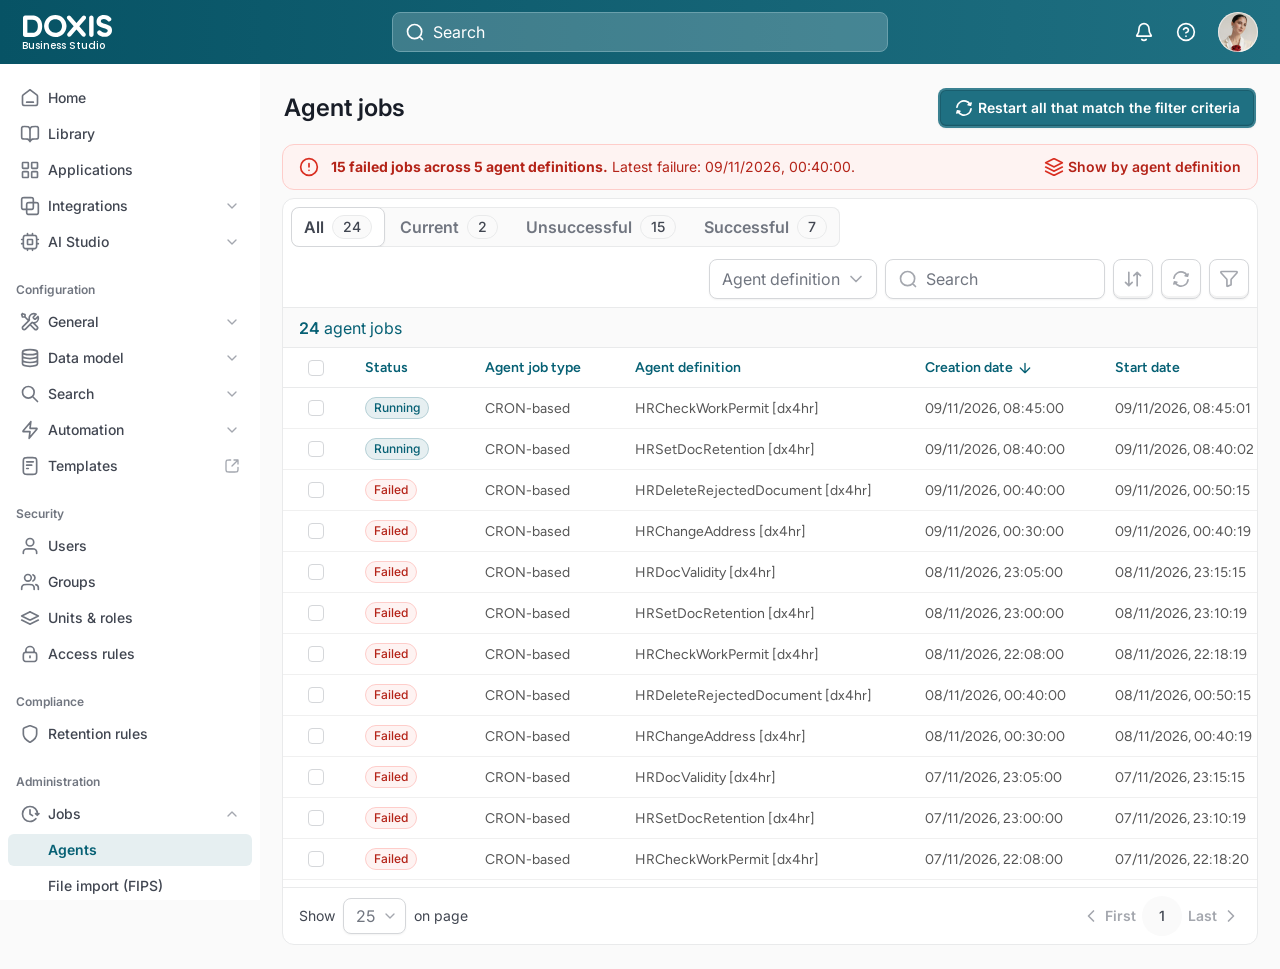
<file: index.html>
<!doctype html>
<html lang="en">
<head>
  <meta charset="utf-8">
  <meta name="viewport" content="width=device-width, initial-scale=1">
  <title>Agent jobs – Doxis Business Studio</title>
  <meta name="description" content="Clickable prototype of the redesigned Agent jobs page in Doxis Business Studio.">
  <link rel="icon" href="favicon.svg" type="image/svg+xml">
  <link rel="preconnect" href="https://fonts.googleapis.com">
  <link rel="preconnect" href="https://fonts.gstatic.com" crossorigin>
  <link href="https://fonts.googleapis.com/css2?family=Inter:wght@400;500;600;700&family=Figtree:wght@400;500;600&family=Poppins:wght@500&display=swap" rel="stylesheet">
  <link rel="stylesheet" href="css/styles.css?v=20261120j">
</head>
<body>
  <div id="app"></div>
  <noscript>This prototype needs JavaScript.</noscript>
  <script>window.PAGE = 'Agents';</script>
  <script src="js/icons.js?v=20261120j"></script>
  <script src="js/data.js?v=20261120j"></script>
  <script src="js/app.js?v=20261120j"></script>
</body>
</html>
</file>
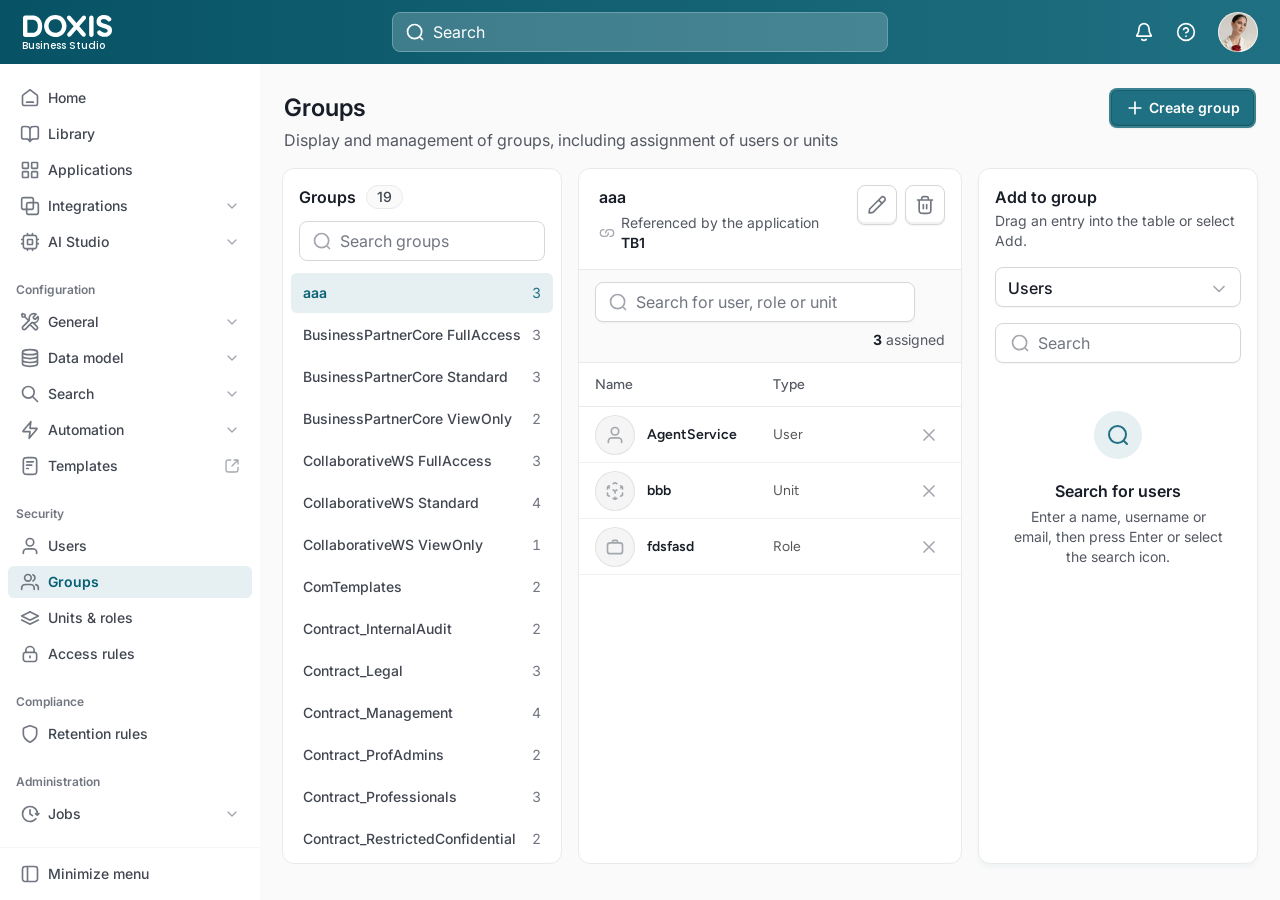
<file: groups-large.html>
<!doctype html>
<html lang="en">
<head>
  <meta charset="utf-8">
  <meta name="viewport" content="width=device-width, initial-scale=1">
  <title>Groups (large organization) – Doxis Business Studio</title>
  <meta name="description" content="Clickable prototype of the redesigned Groups page in Doxis Business Studio.">
  <link rel="icon" href="favicon.svg" type="image/svg+xml">
  <link rel="preconnect" href="https://fonts.googleapis.com">
  <link rel="preconnect" href="https://fonts.gstatic.com" crossorigin>
  <link href="https://fonts.googleapis.com/css2?family=Inter:wght@400;500;600;700&family=Figtree:wght@400;500;600&family=Poppins:wght@500&display=swap" rel="stylesheet">
  <link rel="stylesheet" href="css/styles.css?v=20261120j">
</head>
<body>
  <div id="app"></div>
  <noscript>This prototype needs JavaScript.</noscript>
  <script>window.PAGE = 'Groups'; window.ORG_SIZE = 'large';</script>
  <script src="js/icons.js?v=20261120j"></script>
  <script src="js/data.js?v=20261120j"></script>
  <script>window.NAV_LINKS.Groups = 'groups-large.html';</script>
  <script src="js/groups-data.js?v=20261120j"></script>
  <script src="js/groups.js?v=20261120j"></script>
</body>
</html>
</file>
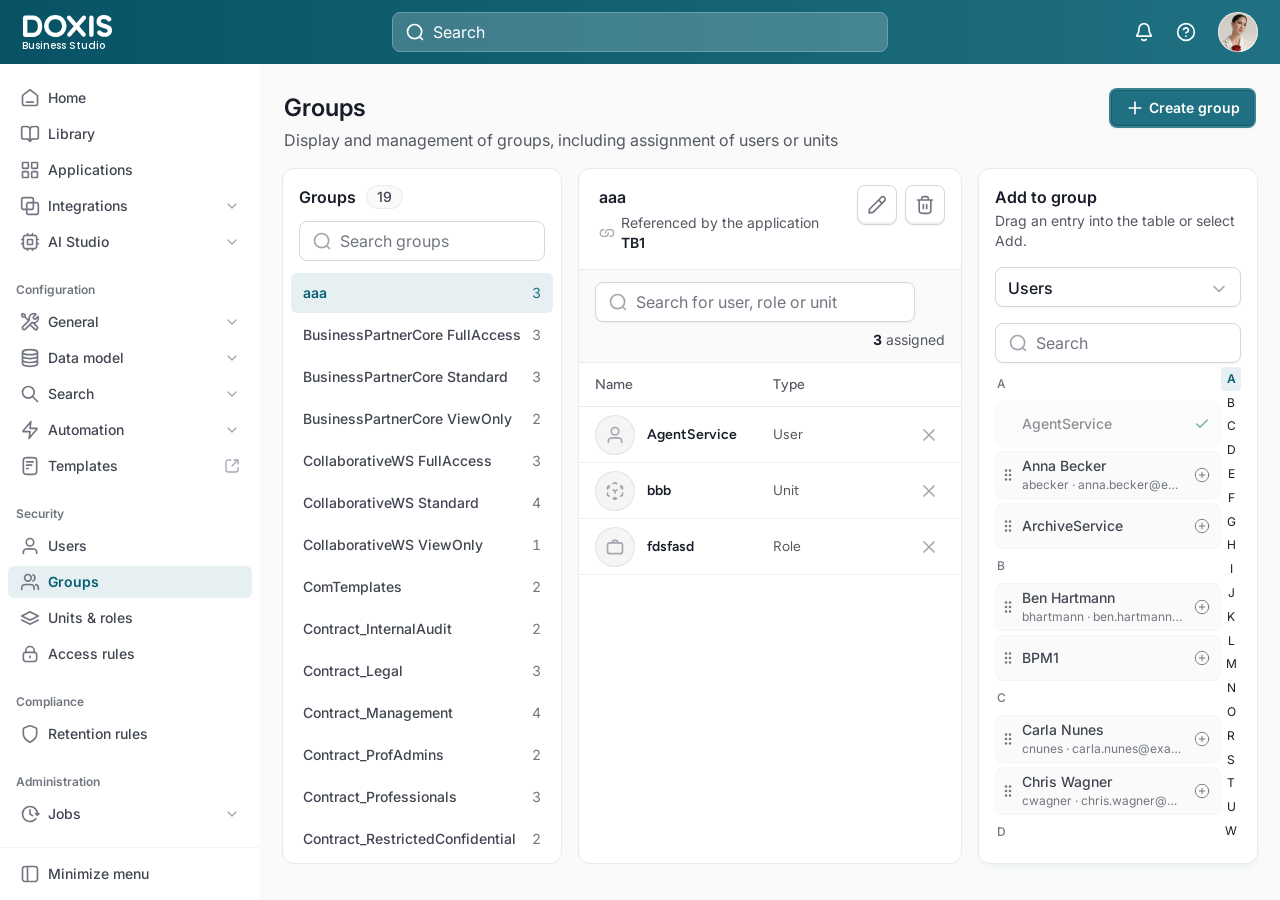
<file: groups.html>
<!doctype html>
<html lang="en">
<head>
  <meta charset="utf-8">
  <meta name="viewport" content="width=device-width, initial-scale=1">
  <title>Groups – Doxis Business Studio</title>
  <meta name="description" content="Clickable prototype of the redesigned Groups page in Doxis Business Studio.">
  <link rel="icon" href="favicon.svg" type="image/svg+xml">
  <link rel="preconnect" href="https://fonts.googleapis.com">
  <link rel="preconnect" href="https://fonts.gstatic.com" crossorigin>
  <link href="https://fonts.googleapis.com/css2?family=Inter:wght@400;500;600;700&family=Figtree:wght@400;500;600&family=Poppins:wght@500&display=swap" rel="stylesheet">
  <link rel="stylesheet" href="css/styles.css?v=20261120j">
</head>
<body>
  <div id="app"></div>
  <noscript>This prototype needs JavaScript.</noscript>
  <script>window.PAGE = 'Groups';</script>
  <script src="js/icons.js?v=20261120j"></script>
  <script src="js/data.js?v=20261120j"></script>
  <script src="js/groups-data.js?v=20261120j"></script>
  <script src="js/groups.js?v=20261120j"></script>
</body>
</html>
</file>
<file: css/styles.css>
/* Agent jobs – Doxis Business Studio prototype
   Tokens follow the Doxis One.Cloud design system / Business Studio Figma library. */
:root {
  --bg-canvas: #FAFAFA;
  --bg-surface: #FFFFFF;
  --bg-subtle: #F5F5F5;
  --fg-primary: #181D27;
  --fg-secondary: #535862;
  --fg-tertiary: #717680;
  --fg-quaternary: #A4A7AE;
  --fg-body: #414651;
  --fg-cell: #555555;
  --border: #D5D7DA;
  --border-subtle: #E9EAEB;
  --border-row: #F0F0F0;
  --brand: #1F7082;
  --brand-dark: #066074;
  --brand-hover: #155C6E;
  --brand-50: #E6EFF1;
  --brand-200: #B5D0D6;
  --shadow-xs: 0 1px 2px 0 rgba(10,13,18,0.05);
  --shadow-btn: 0 1px 2px 0 rgba(10,13,18,0.05), inset 0 -2px 0 0 rgba(10,13,18,0.05), inset 0 0 0 1px rgba(10,13,18,0.18);
  --shadow-lg: 0 12px 16px -4px rgba(10,13,18,0.08), 0 4px 6px -2px rgba(10,13,18,0.03);
  --shadow-xl: 0 3px 3px -1.5px rgba(10,13,18,0.04), 0 8px 8px -4px rgba(10,13,18,0.03), 0 20px 24px -4px rgba(10,13,18,0.08);
  --focus: 0 0 0 4px rgba(31,112,130,0.18);
  --font: Inter, system-ui, -apple-system, "Segoe UI", sans-serif;
  --font-table: Figtree, Inter, system-ui, sans-serif;
  --sidebar-w: 260px;
  --topbar-h: 64px;
}

*, *::before, *::after { box-sizing: border-box; }
html, body { margin: 0; }
body { font-family: var(--font); font-size: 14px; line-height: 20px; color: var(--fg-primary); background: var(--bg-canvas); -webkit-font-smoothing: antialiased; }
button, input, select { font: inherit; color: inherit; }
button { cursor: pointer; }
a { color: var(--brand-dark); }
:focus-visible { outline: none; box-shadow: var(--focus); }
.sr-only { position: absolute; width: 1px; height: 1px; overflow: hidden; clip: rect(0 0 0 0); white-space: nowrap; }
.icon { flex: 0 0 auto; fill: none; stroke: currentColor; stroke-width: 2; stroke-linecap: round; stroke-linejoin: round; display: block; }

/* ---------- Buttons ---------- */
.btn { height: 40px; display: inline-flex; align-items: center; justify-content: center; gap: 4px; padding: 10px 14px; border-radius: 8px; font-size: 14px; line-height: 20px; font-weight: 600; white-space: nowrap; border: 1px solid var(--border); background: var(--bg-surface); color: var(--fg-body); box-shadow: 0 1px 2px 0 rgba(10,13,18,0.05), inset 0 -2px 0 0 rgba(10,13,18,0.05); }
.btn:hover { background: var(--bg-canvas); }
.btn-primary { background: var(--brand); color: #FFFFFF; border: 2px solid rgba(255,255,255,0.12); box-shadow: var(--shadow-btn); }
.btn-primary:hover { background: var(--brand-hover); }
.btn-primary:disabled { opacity: 0.5; cursor: not-allowed; }
.btn-lg { height: 44px; padding: 10px 16px; font-size: 16px; line-height: 24px; }
.btn-icon { width: 40px; padding: 10px; color: var(--fg-quaternary); }
.btn-icon.is-active { background: var(--brand-50); border-color: var(--brand-200); color: var(--brand-dark); }
.link-btn { border: 0; background: transparent; padding: 0; font-size: 14px; line-height: 20px; font-weight: 600; color: var(--brand-dark); display: inline-flex; align-items: center; gap: 4px; }
.link-btn.gray { color: var(--fg-secondary); }

/* ---------- Top bar ---------- */
.topbar { position: sticky; top: 0; z-index: 30; height: var(--topbar-h); display: flex; align-items: center; gap: 12px; padding: 12px 22px; background: linear-gradient(90deg, #075365 0%, #1F7082 100%); color: #FFFFFF; }
.topbar .menu-btn { display: none; width: 40px; height: 40px; border: 0; border-radius: 8px; background: transparent; color: #FFFFFF; align-items: center; justify-content: center; padding: 8px; }
.brand { display: flex; flex-direction: column; gap: 5px; width: 134px; color: #FFFFFF; text-decoration: none; flex: 0 0 auto; }
.brand img { width: 89px; height: 22px; margin-left: 1px; }
.brand span { font-family: Poppins, var(--font); font-size: 10px; line-height: 7px; font-weight: 500; white-space: nowrap; }
.topbar-search { position: absolute; left: 50%; top: 12px; transform: translateX(-50%); width: 496px; max-width: calc(100% - 420px); height: 40px; display: flex; align-items: center; gap: 8px; padding: 8px 12px; border-radius: 8px; background: rgba(255,255,255,0.2); border: 1px solid #6AA0AC; }
.topbar-search input { flex: 1; min-width: 0; border: 0; background: transparent; color: #FFFFFF; font-size: 16px; line-height: 24px; padding: 0; outline: none; }
.topbar-search input::placeholder { color: #FFFFFF; opacity: 1; }
.topbar-actions { margin-left: auto; display: flex; align-items: center; gap: 12px; }
.topbar-actions .icons { display: flex; gap: 2px; }
.topbar-actions .icon-btn { width: 40px; height: 36px; border: 0; border-radius: 6px; background: transparent; color: #FFFFFF; display: flex; align-items: center; justify-content: center; padding: 8px; }
.topbar-actions .icon-btn:hover { background: rgba(255,255,255,0.1); }
.topbar-actions .search-toggle { display: none; }
.avatar { width: 40px; height: 40px; padding: 0; border: 0; border-radius: 9999px; background: transparent; position: relative; }
.avatar img { width: 40px; height: 40px; border-radius: 9999px; display: block; object-fit: cover; }
.avatar::after { content: ""; position: absolute; inset: 0; border-radius: 9999px; box-shadow: inset 0 0 0 1px rgba(255,255,255,0.6); }

/* ---------- Layout ---------- */
.layout { display: flex; min-height: calc(100vh - var(--topbar-h)); }
.sidebar { flex: 0 0 var(--sidebar-w); width: var(--sidebar-w); background: var(--bg-surface); padding-top: 8px; display: flex; flex-direction: column; justify-content: space-between; position: sticky; top: var(--topbar-h); height: calc(100vh - var(--topbar-h)); overflow-y: auto; }
.nav-group { display: flex; flex-direction: column; padding: 8px; }
.nav-title { height: 28px; padding: 4px 8px; display: flex; align-items: center; font-size: 12px; line-height: 18px; font-weight: 600; color: var(--fg-tertiary); }
.nav-item { padding: 2px 0; }
.nav-item a { height: 32px; display: flex; align-items: center; gap: 8px; padding: 6px 12px; border-radius: 6px; color: var(--fg-body); text-decoration: none; font-weight: 500; }
.nav-item a:hover { background: var(--bg-canvas); }
.nav-item a .label { flex: 1; min-width: 0; white-space: nowrap; overflow: hidden; text-overflow: ellipsis; }
.nav-item a .icon.lead { color: var(--fg-tertiary); }
.nav-item a .icon.trail { color: #A3A7AF; margin-left: 4px; }
.nav-item.sub a { padding-left: 40px; }
.nav-item a[aria-current="page"] { background: var(--brand-50); color: var(--brand-dark); font-weight: 600; }
.sidebar-bottom { border-top: 1px solid var(--bg-subtle); padding: 8px; }
.nav-scrim { display: none; }

.main { flex: 1 1 auto; min-width: 0; display: flex; flex-direction: column; }
.page-header { display: flex; flex-wrap: wrap; align-items: flex-start; gap: 16px; padding: 24px 24px 16px; }
.page-header h1 { flex: 1 1 300px; margin: 4px 0; font-size: 24px; line-height: 32px; font-weight: 600; }
.content { display: flex; flex-direction: column; gap: 8px; padding: 0 22px 24px; }

/* ---------- Banner ---------- */
.banner { display: flex; flex-wrap: wrap; align-items: center; gap: 12px; padding: 12px 16px; background: #FEF3F2; border: 1px solid #FECDCA; border-radius: 12px; color: #B42318; }
.banner .icon { color: #D92D20; }
.banner .text { flex: 1 1 280px; min-width: 0; }
.banner .link-btn { color: #B42318; }

/* ---------- Card & toolbar ---------- */
.card { background: var(--bg-surface); border: 1px solid var(--border-subtle); border-radius: 12px; min-width: 0; }
.toolbar { display: flex; flex-wrap: wrap; align-items: center; gap: 12px 8px; padding: 8px; min-height: 56px; }
/* Horizontal tabs – "Button minimal" (Figma: tabs.fig), 40px tall to match the toolbar */
.tabs { display: flex; gap: 2px; flex: 0 1 auto; min-width: 0; height: 40px; background: var(--bg-canvas); box-shadow: inset 0 0 0 1px var(--border-subtle); border-radius: 8px; overflow-x: auto; scrollbar-width: none; }
.tabs::-webkit-scrollbar { display: none; }
.tab { height: 40px; flex: 0 0 auto; display: flex; align-items: center; gap: 8px; padding: 8px 12px; border: 1px solid transparent; border-radius: 8px; background: transparent; color: var(--fg-tertiary); font-size: 16px; line-height: 24px; font-weight: 600; white-space: nowrap; }
.tab:hover { color: var(--fg-body); }
.tab[aria-selected="true"] { background: #FFFFFF; border-color: var(--border); box-shadow: var(--shadow-xs); color: var(--fg-body); }
.count { height: 24px; display: inline-flex; align-items: center; padding: 2px 10px; border-radius: 16px; font-size: 14px; line-height: 20px; font-weight: 500; background: var(--bg-canvas); color: var(--fg-body); border: 1px solid var(--border-subtle); }
.toolbar-right { margin-left: auto; display: flex; flex-wrap: wrap; align-items: center; gap: 8px; min-width: 0; }
.icon-group { display: flex; gap: 8px; }

.field-search { width: 220px; flex: 0 0 220px; min-width: 0; max-width: 100%; height: 40px; display: flex; align-items: center; gap: 8px; padding: 8px 12px; background: #FFFFFF; border: 1px solid var(--border); border-radius: 8px; box-shadow: var(--shadow-xs); color: var(--fg-quaternary); }
.field-search input { flex: 1; min-width: 0; border: 0; outline: none; padding: 0; font-size: 16px; line-height: 24px; color: var(--fg-primary); background: transparent; }
.field-search input::placeholder { color: var(--fg-tertiary); }
.field-search:focus-within { border-color: var(--brand); box-shadow: var(--focus); }

/* Dropdowns / popovers */
.dd { position: relative; }
.dd-trigger { height: 40px; max-width: 220px; display: flex; align-items: center; gap: 6px; padding: 8px 10px 8px 12px; border: 1px solid var(--border); border-radius: 8px; background: #FFFFFF; font-size: 16px; line-height: 24px; color: var(--fg-tertiary); box-shadow: var(--shadow-xs); text-align: left; }
.dd-trigger.has-value { color: var(--fg-primary); }
.dd-trigger[aria-expanded="true"] { border-color: var(--brand); }
.dd-trigger .value { min-width: 0; white-space: nowrap; overflow: hidden; text-overflow: ellipsis; }
.dd-trigger .icon { color: var(--fg-quaternary); }
.dd-badge { height: 22px; display: inline-flex; align-items: center; padding: 2px 8px; border-radius: 16px; background: var(--brand-50); border: 1px solid var(--brand-200); color: var(--brand-dark); font-size: 12px; line-height: 18px; font-weight: 500; }
.click-away { position: fixed; inset: 0; z-index: 20; border: 0; padding: 0; background: transparent; cursor: default; }
.popover { position: absolute; top: 44px; z-index: 21; background: #FFFFFF; border: 1px solid var(--border-subtle); border-radius: 8px; box-shadow: var(--shadow-lg); overflow: hidden; }
.popover.left { left: 0; } .popover.right { right: 0; }
.popover .pop-search { padding: 8px; border-bottom: 1px solid var(--border-subtle); }
.popover .pop-search label { height: 36px; display: flex; align-items: center; gap: 8px; padding: 6px 10px; border: 1px solid var(--border); border-radius: 8px; color: var(--fg-quaternary); }
.popover .pop-search input { flex: 1; min-width: 0; border: 0; outline: none; padding: 0; color: var(--fg-primary); }
.pop-list { max-height: 280px; overflow-y: auto; padding: 4px 0; }
.pop-item { width: 100%; height: 40px; display: flex; align-items: center; gap: 12px; padding: 0 14px; border: 0; background: #FFFFFF; text-align: left; color: var(--fg-primary); font-weight: 500; }
.pop-item:hover, .pop-item[aria-selected="true"], .pop-item[aria-checked="true"] { background: var(--bg-canvas); }
.pop-item .grow { flex: 1; min-width: 0; white-space: nowrap; overflow: hidden; text-overflow: ellipsis; }
.pop-item .muted { color: var(--fg-tertiary); font-weight: 400; }
.pop-item .check { color: var(--brand); }
.pop-heading { padding: 8px 14px 4px; font-size: 12px; line-height: 18px; font-weight: 600; color: var(--fg-tertiary); }
.pop-divider { height: 1px; background: var(--border-subtle); margin: 4px 0; }
.pop-footer { display: flex; justify-content: space-between; padding: 8px 14px; border-top: 1px solid var(--border-subtle); }
.pop-row { display: flex; align-items: center; justify-content: space-between; gap: 12px; padding: 8px 14px; font-weight: 500; color: var(--fg-body); }
.pop-row input { width: 88px; height: 36px; padding: 8px 12px; border: 1px solid var(--border); border-radius: 8px; text-align: right; box-shadow: var(--shadow-xs); }

/* Checkbox */
.cb { appearance: none; -webkit-appearance: none; width: 16px; height: 16px; margin: 0; flex: 0 0 auto; border: 1px solid var(--border); border-radius: 4px; background: #FFFFFF center / 12px 12px no-repeat; cursor: pointer; }
.cb:checked { background-color: var(--brand); border-color: var(--brand); background-image: url("data:image/svg+xml,%3Csvg xmlns='http://www.w3.org/2000/svg' viewBox='0 0 24 24' fill='none' stroke='white' stroke-width='3' stroke-linecap='round' stroke-linejoin='round'%3E%3Cpath d='M20 6L9 17L4 12'/%3E%3C/svg%3E"); }
.cb-fake { width: 16px; height: 16px; flex: 0 0 auto; border: 1px solid var(--border); border-radius: 4px; background: #FFFFFF; display: flex; align-items: center; justify-content: center; color: #FFFFFF; }
.cb-fake.on { background: var(--brand); border-color: var(--brand); }

/* Chips + bulk bar */
.chips { display: flex; flex-wrap: wrap; align-items: center; gap: 8px; padding: 8px 16px; border-top: 1px solid var(--border-subtle); }
.chip { height: 24px; display: inline-flex; align-items: center; gap: 3px; padding: 2px 4px 2px 9px; border: 1px solid var(--border); border-radius: 6px; background: #FFFFFF; color: var(--fg-body); font-weight: 500; }
.chip button { width: 16px; height: 16px; padding: 2px; border: 0; border-radius: 3px; background: transparent; color: var(--fg-quaternary); display: flex; }
.bulk { min-height: 40px; display: flex; flex-wrap: wrap; align-items: center; gap: 16px; padding: 6px 16px; background: var(--bg-canvas); border-top: 1px solid var(--border-subtle); }
.bulk .sel { font-size: 16px; line-height: 24px; color: var(--brand-dark); }
.bulk .sel strong { font-weight: 600; }

/* ---------- Table ---------- */
.table-wrap { overflow-x: auto; border-top: 1px solid var(--border-subtle); font-family: var(--font-table); }
.table { width: max-content; min-width: 100%; }
.tr { display: grid; grid-template-columns: var(--cols); align-items: center; min-height: 40px; }
.td.center, .th.center { text-align: center; }
.check-cell { display: inline-flex; vertical-align: middle; color: var(--brand); }
.check-cell .icon { stroke-width: 2.5; }
.thead .th { white-space: nowrap; }
.thead { border-bottom: 1px solid var(--border-subtle); color: var(--brand-dark); font-weight: 600; }
.thead .th-sort { border: 0; background: transparent; padding: 0; color: inherit; font-weight: 600; display: inline-flex; align-items: center; gap: 4px; }
.td, .th { padding: 0 16px; min-width: 0; }
.td.num, .th.num { text-align: right; font-variant-numeric: tabular-nums; }
.td.cbcell, .th.cbcell { display: flex; justify-content: center; align-self: stretch; align-items: center; padding: 0; }
.td.ellipsis { white-space: nowrap; overflow: hidden; text-overflow: ellipsis; }
.row { border-bottom: 1px solid var(--border-row); background: #FFFFFF; color: var(--fg-cell); line-height: 17px; }
.row.selected { background: var(--bg-subtle); }
.tr.data { cursor: pointer; user-select: none; }
.row:not(.selected):hover { background: var(--bg-canvas); }
.bulk-spacer { flex: 1; }
.bulk-hint { color: var(--fg-tertiary); line-height: 24px; }
.row-actions { display: flex; justify-content: flex-end; gap: 2px; padding-right: 8px; }
.row-actions button { width: 28px; height: 28px; padding: 4px; border: 0; border-radius: 6px; background: transparent; color: var(--fg-quaternary); display: flex; align-items: center; justify-content: center; }
.row-actions button:hover { background: var(--bg-subtle); color: var(--fg-secondary); }
.badge { height: 22px; display: inline-flex; align-items: center; padding: 2px 8px; border-radius: 16px; font-family: var(--font); font-size: 12px; line-height: 18px; font-weight: 500; border: 1px solid; white-space: nowrap; }
.badge.failed { background: #FEF3F2; color: #B42318; border-color: #FECDCA; }
.badge.running { background: var(--brand-50); color: var(--brand-dark); border-color: var(--brand-200); }
.badge.queued { background: var(--bg-canvas); color: var(--fg-body); border-color: var(--border-subtle); }
.badge.success { background: #ECFDF3; color: #067647; border-color: #ABEFC6; }
.mlabel { display: none; }

.details { margin: 0 16px 16px 66px; padding: 16px; border: 1px solid var(--border-subtle); border-radius: 8px; background: #FFFFFF; display: flex; flex-wrap: wrap; align-items: flex-end; gap: 24px; }
.details dl { flex: 1 1 520px; margin: 0; display: grid; grid-template-columns: repeat(4, minmax(0, 1fr)); gap: 12px 24px; }
.details dt { font-size: 12px; line-height: 18px; color: var(--fg-tertiary); }
.details dd { margin: 2px 0 0; color: var(--fg-primary); }
.details .wide { grid-column: span 4; }
.btn-ghost { height: 36px; display: inline-flex; align-items: center; padding: 8px 14px; border: 1px solid rgba(6,96,116,0.2); border-radius: 8px; color: var(--brand-dark); font-weight: 500; text-decoration: none; white-space: nowrap; }

.group-head { min-height: 48px; display: flex; flex-wrap: wrap; align-items: center; gap: 16px; padding: 6px 16px 6px 21px; background: var(--bg-canvas); border-bottom: 1px solid var(--border-subtle); }
.group-head .toggle { display: flex; align-items: center; gap: 8px; border: 0; background: transparent; padding: 4px 0; color: var(--fg-primary); font-weight: 600; text-align: left; min-width: 0; }
.group-head .toggle .icon { color: var(--fg-tertiary); }
.group-head .last { color: var(--fg-tertiary); }
.group-head .link-btn { font-family: var(--font); }

.empty { position: sticky; left: 0; width: 100vw; max-width: 1100px; padding: 48px 16px; display: flex; flex-direction: column; align-items: center; gap: 4px; text-align: center; font-family: var(--font); }
.empty strong { font-size: 16px; line-height: 24px; }
.empty span { color: var(--fg-secondary); }
.empty .btn { margin-top: 12px; }

.table-footer { min-height: 56px; display: flex; flex-wrap: wrap; align-items: center; justify-content: space-between; gap: 12px; padding: 8px 16px; border-top: 1px solid var(--border-subtle); }
.per-page { display: flex; align-items: center; gap: 8px; color: var(--fg-body); }
.select-sm { position: relative; display: block; }
.select-sm select { appearance: none; -webkit-appearance: none; width: 63px; height: 36px; padding: 0 24px 0 12px; border: 1px solid var(--border); border-radius: 8px; background: #FFFFFF; font-size: 16px; color: var(--fg-tertiary); box-shadow: var(--shadow-xs); }
.select-sm .icon { position: absolute; right: 8px; top: 10px; pointer-events: none; color: var(--fg-quaternary); }
.pagination { display: flex; align-items: center; gap: 4px; }
.pagination .page { width: 40px; height: 40px; margin: 0 2px; border-radius: 9999px; background: var(--bg-canvas); color: var(--fg-body); display: flex; align-items: center; justify-content: center; font-weight: 500; }
.pagination button { display: flex; align-items: center; gap: 4px; border: 0; background: transparent; padding: 0; color: var(--fg-quaternary); font-weight: 600; }

/* ---------- Drawer ---------- */
.overlay { position: fixed; inset: 0; z-index: 39; border: 0; padding: 0; background: rgba(10,13,18,0.6); cursor: default; }
.drawer { position: fixed; top: 0; right: 0; bottom: 0; z-index: 40; width: 480px; max-width: 100%; background: #FFFFFF; box-shadow: var(--shadow-xl); display: flex; flex-direction: column; }
.drawer-head { position: relative; flex: 0 0 auto; min-height: 98px; padding: 24px 48px 24px 24px; }
.drawer-head h2 { margin: 0; font-size: 18px; line-height: 28px; font-weight: 600; }
.drawer-head p { margin: 2px 0 0; color: var(--fg-secondary); }
.drawer-head .close { position: absolute; top: 12px; right: 12px; width: 40px; height: 40px; padding: 10px; border: 0; border-radius: 8px; background: transparent; color: #A0A0AB; display: flex; align-items: center; justify-content: center; }
.drawer-head .close:hover { background: var(--bg-canvas); }
.drawer-body { flex: 1 1 auto; overflow-y: auto; padding: 0 24px 24px; display: flex; flex-direction: column; gap: 32px; }
.fsec { display: flex; flex-direction: column; gap: 16px; }
.fsec-head { display: flex; justify-content: space-between; align-items: flex-start; gap: 12px; }
.fsec-head h3 { margin: 0; font-size: 14px; line-height: 20px; font-weight: 600; }
.fsec-head p { margin: 4px 0 0; color: var(--fg-secondary); }
.field { display: flex; flex-direction: column; gap: 6px; }
.field > span { font-weight: 500; color: var(--fg-body); }
.input, .select { width: 100%; height: 40px; padding: 8px 12px; border: 1px solid var(--border); border-radius: 8px; background: #FFFFFF; font-size: 16px; line-height: 24px; color: var(--fg-primary); box-shadow: var(--shadow-xs); }
.input::placeholder { color: var(--fg-tertiary); }
.select-wrap { position: relative; display: block; }
.select { appearance: none; -webkit-appearance: none; padding-right: 40px; color: var(--fg-tertiary); }
.select-wrap > .icon { position: absolute; right: 12px; top: 12px; pointer-events: none; color: var(--fg-quaternary); }
.select-wrap > .icon.lead { left: 12px; right: auto; top: 10px; }
.select.with-lead { padding-left: 40px; }
.input-icon { height: 40px; display: flex; align-items: center; gap: 8px; padding: 8px 12px; border: 1px solid var(--border); border-radius: 8px; background: #FFFFFF; box-shadow: var(--shadow-xs); color: var(--fg-quaternary); }
.input-icon input { flex: 1; min-width: 0; border: 0; outline: none; padding: 0; font-size: 16px; line-height: 24px; color: var(--fg-primary); background: transparent; }
.input-icon input::placeholder { color: var(--fg-tertiary); }
.kbd { padding: 1px 4px; border: 1px solid var(--border-subtle); border-radius: 4px; font-size: 12px; line-height: 18px; font-weight: 500; color: var(--fg-tertiary); }
.btn-group { display: inline-flex; align-self: flex-start; max-width: 100%; border: 1px solid var(--border); border-radius: 8px; overflow: hidden; }
.btn-group button { height: 40px; padding: 8px 16px; border: 0; background: #FFFFFF; color: var(--fg-body); font-weight: 600; white-space: nowrap; }
.btn-group button + button { border-left: 1px solid var(--border); }
.btn-group button[aria-pressed="true"] { background: var(--bg-canvas); color: #252B37; }
.btn-group button:hover { background: var(--bg-canvas); }
.cb-list { display: flex; flex-direction: column; gap: 12px; padding: 0 8px; }
.cb-list label { display: flex; align-items: center; gap: 8px; font-weight: 500; color: var(--fg-body); cursor: pointer; }
.two-col { display: grid; grid-template-columns: repeat(2, minmax(0, 1fr)); gap: 12px; }
.drawer-foot { flex: 0 0 auto; display: flex; flex-wrap: wrap; align-items: center; gap: 16px; padding: 24px; border-top: 1px solid var(--border-subtle); }
.drawer-foot .spacer { flex: 1; }
.drawer-foot .actions { display: flex; gap: 12px; }

/* ---------- Job details side panel ---------- */
.dp-head { min-height: 0; display: flex; flex-direction: column; align-items: flex-start; gap: 6px; padding-bottom: 20px; border-bottom: 1px solid var(--border-subtle); }
.dp-head h2 { word-break: break-word; }
.dp-head p { margin: 0; }
.dp-body { gap: 0; padding-top: 8px; }
.dp-body dl { margin: 0; }
.dp-row { display: grid; grid-template-columns: 180px minmax(0, 1fr); gap: 16px; padding: 12px 0; border-bottom: 1px solid var(--border-row); }
.dp-row dt { font-weight: 500; color: var(--fg-secondary); word-break: break-word; }
.dp-row dd { margin: 0; color: var(--fg-primary); word-break: break-word; font-variant-numeric: tabular-nums; }
.dp-row dd.dp-empty { color: var(--fg-quaternary); }
@media (max-width: 720px) { .dp-row { grid-template-columns: 1fr; gap: 2px; } }

/* ---------- Toast ---------- */
.toast { position: fixed; right: 24px; top: calc(var(--topbar-h) + 24px); z-index: 60; width: 400px; max-width: calc(100% - 32px); background: #FFFFFF; border: 1px solid var(--border); border-radius: 12px; box-shadow: var(--shadow-lg); padding: 16px; display: flex; gap: 16px; }
.toast .icon.ok { color: #079455; }
.toast .icon.info { color: var(--fg-quaternary); }
.toast .body { flex: 1; display: flex; flex-direction: column; gap: 4px; }
.toast .body span { color: var(--fg-secondary); }
.toast .acts { display: flex; gap: 12px; margin-top: 8px; }
.toast .close { width: 28px; height: 28px; margin: -4px -4px 0 0; padding: 4px; border: 0; border-radius: 6px; background: transparent; color: var(--fg-quaternary); }

/* ================= Responsive ================= */

/* Tablet & small laptops: sidebar becomes an off-canvas menu */
@media (max-width: 1100px) {
  .topbar .menu-btn { display: flex; }
  .topbar-search { position: static; transform: none; flex: 1 1 auto; width: auto; max-width: 420px; margin: 0 auto; }
  .sidebar { position: fixed; top: var(--topbar-h); left: 0; bottom: 0; height: auto; z-index: 35; transform: translateX(-100%); transition: transform 180ms cubic-bezier(0.2, 0, 0, 1); box-shadow: var(--shadow-xl); }
  .sidebar.open { transform: none; }
  .nav-scrim.open { display: block; position: fixed; inset: var(--topbar-h) 0 0 0; z-index: 34; border: 0; padding: 0; background: rgba(10,13,18,0.6); }
  .toolbar-right { margin-left: 0; flex: 1 1 100%; }
  .toolbar-right .field-search { flex: 1 1 200px; width: auto; }
}

/* Tablets & phones: table rows become cards */
@media (max-width: 900px) {
  .table { width: auto; min-width: 0; }
  .tr.data .c-extra { display: none; }
  .empty { position: static; width: auto; }
  .thead { display: none; }
  .tr.data { grid-template-columns: 32px 1fr auto; grid-template-areas: "cb def def" "cb status status" "cb created created" "cb meta meta"; row-gap: 6px; padding: 12px 8px 12px 12px; align-items: start; }
  .tr.data .td { padding: 0; }
  .tr.data .cbcell { grid-area: cb; justify-content: flex-start; align-items: flex-start; padding-top: 2px; background: transparent !important; }
  .tr.data .c-status { grid-area: status; }
  .tr.data .c-def { grid-area: def; font-weight: 600; color: var(--fg-primary); white-space: normal; }
  .tr.data .c-created { grid-area: created; }
  .tr.data .c-run, .tr.data .c-restarts, .tr.data .c-exec { grid-area: meta; text-align: left; }
  .tr.data .c-run { justify-self: start; }
  .tr.data .c-restarts { justify-self: center; }
  .tr.data .c-exec { justify-self: end; }
  .tr.data .c-actions { grid-area: act; padding: 0; }
  .mlabel { display: inline; color: var(--fg-tertiary); margin-right: 4px; }
  .details { margin: 0 12px 12px; }
  .details dl { grid-template-columns: repeat(2, minmax(0, 1fr)); }
  .details .wide { grid-column: span 2; }
}

/* Phones */
@media (max-width: 720px) {
  .topbar { padding: 12px 12px; gap: 8px; }
  .topbar-search { display: none; }
  .topbar-search.open { display: flex; position: absolute; left: 12px; right: 12px; top: 72px; width: auto; max-width: none; margin: 0; background: #1F7082; }
  .topbar-actions .search-toggle { display: flex; }
  .page-header { padding: 16px 16px 12px; }
  .page-header .btn-primary { width: 100%; }
  .page-header .btn-primary .label-long { display: none; }
  .page-header .btn-primary .label-short { display: inline; }
  .content { padding: 0 12px 16px; }
  .toolbar { padding: 8px; }
  .tabs { flex: 1 1 100%; }
  .toolbar-right .dd { flex: 1 1 auto; }
  .dd-trigger { max-width: none; width: 100%; }
  .toolbar-right .field-search { order: 3; flex: 1 1 100%; }
  .popover.left, .popover.right { position: fixed; left: 12px; right: 12px; top: auto; bottom: 12px; width: auto !important; }

  .group-head { padding: 8px 12px; gap: 8px; }
  .group-head .last { margin-left: 32px; flex: 1 1 100%; order: 3; }
  .table-footer { justify-content: center; }
  .pagination { width: 100%; justify-content: space-between; }

  .drawer { width: 100%; }
  .drawer-head { min-height: 0; padding: 20px 56px 16px 16px; }
  .drawer-body { padding: 0 16px 16px; gap: 28px; }
  .drawer-foot { padding: 16px; gap: 12px; }
  .drawer-foot .spacer { display: none; }
  .drawer-foot .actions { flex: 1 1 100%; }
  .drawer-foot .actions .btn { flex: 1; }
  .two-col { grid-template-columns: 1fr; }
  .toast { right: 12px; top: calc(var(--topbar-h) + 12px); }
}
.label-short { display: none; }

/* Very small phones (≤ 400px) */
@media (max-width: 400px) {
  .topbar { padding: 12px 8px; gap: 4px; }
  .topbar .menu-btn { width: 36px; padding: 6px; }
  .brand { width: auto; }
  .topbar-actions { gap: 4px; }
  .topbar-actions .icons { gap: 0; }
  .topbar-actions .icon-btn { width: 36px; padding: 8px 6px; }
  .topbar-actions .help-btn { display: none; }
}

@media (prefers-reduced-motion: reduce) { * { transition: none !important; } }

/* Details side panel uses the large drawer width (640px) */
.drawer.details-panel { width: 640px; }
.details-panel .dp-row { grid-template-columns: 240px minmax(0, 1fr); }
@media (max-width: 720px) { .drawer.details-panel { width: 100%; } .details-panel .dp-row { grid-template-columns: 1fr; } }

/* Table scrolls inside its card so the horizontal scrollbar is always on screen,
   and the scrollbar is styled so it stays visible (no auto-hiding overlay scrollbars). */
.table-wrap { overflow: auto; max-height: max(400px, calc(100vh - 360px)); }
/* Chrome 121+ and Safari ignore ::-webkit-scrollbar styles (and fall back to auto-hiding
   overlay scrollbars) when scrollbar-width/scrollbar-color are set, so only Firefox gets those. */
@supports not selector(::-webkit-scrollbar) { .table-wrap { scrollbar-width: thin; scrollbar-color: #C4C7CC #FAFAFA; } }
.table-wrap::-webkit-scrollbar-button { display: none; }
.table-wrap::-webkit-scrollbar { width: 10px; height: 10px; }
.table-wrap::-webkit-scrollbar-track { background: #FAFAFA; }
.table-wrap::-webkit-scrollbar-thumb { background: #C4C7CC; border-radius: 9999px; border: 2px solid #FAFAFA; }
.table-wrap::-webkit-scrollbar-thumb:hover { background: #A4A7AE; }
.table-wrap::-webkit-scrollbar-corner { background: #FAFAFA; }
.thead { position: sticky; top: 0; z-index: 2; background: #FFFFFF; }
@media (max-width: 900px) { .table-wrap { max-height: none; overflow: visible; } }

/* ================= Groups page ================= */
.page-title { flex: 1 1 300px; min-width: 0; display: flex; flex-direction: column; gap: 4px; }
.page-title h1 { margin: 4px 0 0; font-size: 24px; line-height: 32px; font-weight: 600; }
.page-title p { margin: 0; color: var(--fg-secondary); font-size: 16px; line-height: 24px; }

.groups-layout { display: grid; grid-template-columns: 320px minmax(0, 1fr) 320px; gap: 16px; height: max(560px, calc(100vh - var(--topbar-h) - 140px)); }
.groups-layout > .card { display: flex; flex-direction: column; min-height: 0; overflow: hidden; }
.g-head { display: flex; align-items: center; gap: 8px; padding: 16px 16px 12px; }
.g-head h2 { margin: 0; font-size: 16px; line-height: 24px; font-weight: 600; }
.g-head .count { margin-left: 2px; }
.g-head p { margin: 0; color: var(--fg-secondary); }
.g-pad { padding: 0 16px 12px; }
.g-pad .input-icon { box-shadow: none; }

/* Scroll areas keep their scrollbar visible (same treatment as the Agent jobs table) */
.scroll-y { flex: 1 1 auto; min-height: 0; overflow-y: auto; }
@supports not selector(::-webkit-scrollbar) { .scroll-y { scrollbar-width: thin; scrollbar-color: #C4C7CC transparent; } }
.scroll-y::-webkit-scrollbar { width: 10px; }
.scroll-y::-webkit-scrollbar-button { display: none; }
.scroll-y::-webkit-scrollbar-track { background: transparent; }
.scroll-y::-webkit-scrollbar-thumb { background: #C4C7CC; border-radius: 9999px; border: 2px solid #FFFFFF; }
.scroll-y::-webkit-scrollbar-thumb:hover { background: #A4A7AE; }

/* Group list */
.g-items { padding: 0 8px 8px; display: flex; flex-direction: column; gap: 2px; }
.g-item { min-height: 40px; width: 100%; display: flex; align-items: center; gap: 8px; padding: 8px 12px; border: 0; border-radius: 6px; background: transparent; text-align: left; color: var(--fg-body); font-weight: 500; word-break: break-word; }
.g-item:hover { background: var(--bg-canvas); }
.g-item[aria-current="true"] { background: var(--brand-50); color: var(--brand-dark); font-weight: 600; }
.g-item .grow { flex: 1; min-width: 0; }
.g-item .n { color: var(--fg-tertiary); font-weight: 400; font-variant-numeric: tabular-nums; }
.g-item[aria-current="true"] .n { color: var(--brand); }
.g-none { padding: 24px 12px; color: var(--fg-tertiary); text-align: center; }

/* Group details */
.g-detail { position: relative; }
.gd-head { display: flex; align-items: flex-start; gap: 16px; padding: 16px 16px 16px 20px; border-bottom: 1px solid var(--border-subtle); }
.gd-head .titles { flex: 1; min-width: 0; display: flex; flex-direction: column; gap: 4px; }
.gd-head h2 { margin: 0; font-size: 16px; line-height: 24px; font-weight: 600; word-break: break-word; }
.gd-head .ref { margin: 0; display: flex; align-items: center; gap: 6px; color: var(--fg-secondary); }
.gd-head .ref .icon { color: var(--fg-quaternary); }
.gd-head .ref strong { color: var(--fg-primary); font-weight: 600; }
.gd-head .acts { display: flex; gap: 8px; }
.gd-head .btn-icon { color: var(--fg-tertiary); }
.gd-head .btn-icon.danger:hover { color: #D92D20; border-color: #FDA29B; background: #FEF3F2; }
.gd-bar { display: flex; flex-wrap: wrap; align-items: center; gap: 8px 16px; padding: 12px 16px; background: var(--bg-canvas); }
.gd-bar .field-search { width: 320px; flex: 0 1 320px; }
.gd-bar .total { margin-left: auto; color: var(--fg-secondary); }
.gd-bar .total strong { color: var(--fg-primary); }
.g-table { border-top: 1px solid var(--border-subtle); font-family: var(--font-table); }
.g-tr { display: grid; grid-template-columns: minmax(0, 1fr) 140px 64px; align-items: center; min-height: 52px; }
.g-thead { position: sticky; top: 0; z-index: 1; min-height: 44px; background: #FFFFFF; border-bottom: 1px solid var(--border-subtle); color: var(--brand-dark); font-weight: 600; }
.g-tr > div { padding: 0 16px; min-width: 0; }
.g-row { border-bottom: 1px solid var(--border-row); color: var(--fg-cell); }
.g-row:hover { background: var(--bg-canvas); }
.g-name { display: flex; align-items: center; gap: 12px; color: var(--fg-primary); }
.g-name span { min-width: 0; overflow: hidden; text-overflow: ellipsis; white-space: nowrap; }
.type-ic { width: 32px; height: 32px; flex: 0 0 auto; border-radius: 9999px; display: flex; align-items: center; justify-content: center; background: var(--bg-subtle); color: var(--fg-tertiary); }
.type-ic.user, .type-ic.role, .type-ic.unit, .type-ic.photo { width: 40px; height: 40px; background: var(--bg-subtle); color: var(--fg-quaternary); box-shadow: inset 0 0 0 1px rgba(0,0,0,0.08); overflow: hidden; position: relative; }
.type-ic.photo img { width: 100%; height: 100%; object-fit: cover; display: block; }
.type-ic.photo::after { content: ""; position: absolute; inset: 0; border-radius: 9999px; box-shadow: inset 0 0 0 1px rgba(0,0,0,0.08); }
.g-row { min-height: 56px; }
.g-tr .act { display: flex; justify-content: center; padding: 0 8px; }
.g-remove { width: 36px; height: 36px; padding: 8px; border: 0; border-radius: 8px; background: transparent; color: var(--fg-quaternary); display: flex; align-items: center; justify-content: center; }
.g-remove:hover { background: #FEF3F2; color: #D92D20; }
.g-empty { padding: 48px 24px; display: flex; flex-direction: column; align-items: center; gap: 4px; text-align: center; font-family: var(--font); }
.g-empty .featured { width: 48px; height: 48px; margin-bottom: 12px; border-radius: 9999px; background: var(--brand-50); color: var(--brand); display: flex; align-items: center; justify-content: center; }
.g-empty strong { font-size: 16px; line-height: 24px; color: var(--fg-primary); }
.g-empty span { color: var(--fg-secondary); max-width: 360px; }
.drop-hint { display: none; position: absolute; inset: 8px; z-index: 3; border: 2px dashed var(--brand); border-radius: 10px; background: rgba(230,239,241,0.85); color: var(--brand-dark); font-weight: 600; font-size: 16px; line-height: 24px; align-items: center; justify-content: center; gap: 8px; pointer-events: none; }
.g-detail.is-drop .drop-hint { display: flex; }

/* Add to group panel (Figma: sidepanel.fig, "Add to rights") */
.g-add { padding: 16px; gap: 16px; box-shadow: 0 4px 4px 0 rgba(6,96,116,0.04); }
.ga-head { display: flex; flex-direction: column; gap: 2px; }
.ga-head h2 { margin: 0; font-size: 16px; line-height: 24px; font-weight: 600; color: var(--fg-primary); }
.ga-head p { margin: 0; color: var(--fg-secondary); }
.tabs.tabs-sm { height: 36px; flex: 0 0 auto; display: flex; overflow: visible; }
.tabs-sm .tab { height: 36px; flex: 1 1 0; justify-content: center; padding: 8px 12px; font-size: 14px; line-height: 20px; }
.g-add > .input-icon { flex: 0 0 auto; }
.ga-list { flex: 1 1 auto; min-height: 0; display: flex; margin-top: -16px; }
.pool { flex: 1 1 auto; padding: 8px 0 16px; }
.pool::-webkit-scrollbar { width: 18px; }
.pool::-webkit-scrollbar-thumb { background: rgba(0,0,0,0.1); border: 6px solid transparent; border-top-width: 8px; border-bottom-width: 8px; background-clip: padding-box; }
.pool::-webkit-scrollbar-thumb:hover { background-color: rgba(0,0,0,0.2); }
.az-sec { display: flex; flex-direction: column; gap: 4px; }
.az-sec + .az-sec { margin-top: 4px; }
.az-head { height: 26px; display: flex; align-items: center; padding: 4px 2px; font-size: 12px; line-height: 18px; font-weight: 500; color: var(--fg-tertiary); }
.pool-item { min-height: 46px; display: flex; align-items: center; gap: 6px; padding: 4px; border: 1px solid #F5F5F5; border-radius: 8px; background: var(--bg-canvas); color: var(--fg-body); }
.pool-item[draggable="true"] { cursor: grab; }
.pool-item[draggable="true"]:hover { border-color: var(--border-subtle); background: var(--bg-subtle); }
.pool-item[draggable="true"]:active { cursor: grabbing; }
.pool-item .grip { flex: 0 0 auto; fill: var(--fg-tertiary); }
.pool-item .txt { flex: 1; min-width: 0; display: flex; flex-direction: column; }
.pool-item .pri, .pool-item .sec { overflow: hidden; text-overflow: ellipsis; white-space: nowrap; }
.pool-item .pri { font-weight: 500; }
.pool-item .sec { font-size: 12px; line-height: 18px; color: var(--fg-tertiary); }
.pool-item.added { opacity: 0.6; }
.pool-item.added .grip { visibility: hidden; }
.pool-add { width: 28px; height: 28px; flex: 0 0 auto; padding: 6px; border: 0; border-radius: 6px; background: transparent; color: var(--fg-tertiary); display: flex; align-items: center; justify-content: center; }
.pool-add .icon { stroke-width: 1.5; }
.pool-add:hover { background: var(--brand-50); color: var(--brand-dark); }
.pool-added { width: 28px; height: 28px; flex: 0 0 auto; display: flex; align-items: center; justify-content: center; color: var(--brand); }
.az-index { flex: 0 0 20px; display: flex; flex-direction: column; align-items: center; gap: 0; padding: 4px 0; overflow: hidden; }
.az-index::-webkit-scrollbar { display: none; }
.az { width: 20px; height: 28px; min-height: 18px; flex: 0 1 28px; padding: 0; border: 0; border-radius: 4px; background: transparent; color: var(--fg-primary); font-size: 12px; line-height: 18px; font-weight: 400; }
.az:hover { background: var(--brand-50); color: var(--brand-dark); font-weight: 600; }
.pool-item.dragging { opacity: 0.5; }
.nm2 { min-width: 0; display: flex; flex-direction: column; }
.nm2 > span, .nm2 small { overflow: hidden; text-overflow: ellipsis; white-space: nowrap; }
.nm2 small { font-size: 12px; line-height: 18px; color: var(--fg-tertiary); }

/* Modal */
.modal-wrap { position: fixed; inset: 0; z-index: 45; display: flex; align-items: center; justify-content: center; padding: 16px; pointer-events: none; }
.modal { pointer-events: auto; width: 400px; max-width: 100%; background: #FFFFFF; border-radius: 12px; box-shadow: var(--shadow-xl); display: flex; flex-direction: column; }
.modal-body { position: relative; padding: 24px 24px 0; display: flex; flex-direction: column; gap: 16px; }
.modal .featured { width: 48px; height: 48px; border-radius: 9999px; background: var(--brand-50); color: var(--brand); display: flex; align-items: center; justify-content: center; }
.modal .featured.danger { background: #FEE4E2; color: #D92D20; }
.modal h2 { margin: 0 0 4px; font-size: 18px; line-height: 28px; font-weight: 600; word-break: break-word; }
.modal p { margin: 0; color: var(--fg-secondary); }
.modal .close { position: absolute; top: 12px; right: 12px; width: 40px; height: 40px; padding: 10px; border: 0; border-radius: 8px; background: transparent; color: var(--fg-quaternary); display: flex; }
.modal .close:hover { background: var(--bg-canvas); }
.modal .err { color: #D92D20; }
.modal .input[aria-invalid="true"] { border-color: #FDA29B; }
.modal-foot { display: flex; gap: 12px; padding: 32px 24px 24px; }
.modal-foot .btn { flex: 1; }
.btn-danger { background: #D92D20; color: #FFFFFF; border: 2px solid rgba(255,255,255,0.12); box-shadow: var(--shadow-btn); }
.btn-danger:hover { background: #B42318; }

@media (max-width: 1280px) { .groups-layout { grid-template-columns: 280px minmax(0, 1fr) 280px; } }
@media (max-width: 900px) {
  .groups-layout { grid-template-columns: minmax(0, 1fr); height: auto; }
  .g-list .g-items { max-height: 240px; }
  .g-add .pool { max-height: 420px; }
  .g-table { overflow: visible; }
}
@media (max-width: 720px) {
  .page-title p { font-size: 14px; line-height: 20px; }
  .gd-bar .field-search { flex: 1 1 100%; width: auto; }
  .gd-bar .total { margin-left: 0; }
  .g-tr { grid-template-columns: minmax(0, 1fr) 72px 52px; }
  .g-tr > div { padding: 0 8px 0 12px; }
  .modal-foot { flex-direction: column-reverse; }
}
.page-header .page-title h1 { flex: none; }
.groups-layout > .card > :not(.scroll-y) { flex-shrink: 0; }
.groups-layout > .card > .ga-list { flex-shrink: 1; }
.az[aria-current="true"] { background: var(--brand-50); color: var(--brand-dark); font-weight: 600; }

/* Large organizations: explicit search */
.ga-search { flex: 0 0 auto; display: flex; gap: 8px; margin: 0; }
.ga-search .input-icon { flex: 1 1 auto; min-width: 0; }
.ga-search input[type="search"]::-webkit-search-cancel-button { cursor: pointer; }
.ga-empty { padding: 40px 16px; display: flex; flex-direction: column; align-items: center; gap: 4px; text-align: center; }
.ga-empty .featured { width: 48px; height: 48px; margin-bottom: 12px; border-radius: 9999px; background: var(--brand-50); color: var(--brand); display: flex; align-items: center; justify-content: center; }
.ga-empty strong { font-size: 16px; line-height: 24px; color: var(--fg-primary); }
.ga-empty span { color: var(--fg-secondary); max-width: 280px; }
.ga-count { padding: 0 2px 4px; font-size: 12px; line-height: 18px; color: var(--fg-tertiary); }
.ga-field { padding: 10px 14px; }
.ga-go { width: 20px; height: 20px; flex: 0 0 auto; padding: 0; border: 0; border-radius: 4px; background: transparent; color: var(--fg-quaternary); display: flex; align-items: center; justify-content: center; }
.ga-go:hover { color: var(--brand); }
.ga-field:focus-within { border-color: var(--brand); box-shadow: var(--focus); }
.ga-field input:focus-visible { box-shadow: none; }
/* Search clear button (light round button with a grey X) */
.clear-x { width: 20px; height: 20px; flex: 0 0 auto; padding: 3px; border: 0; border-radius: 9999px; background: var(--bg-subtle); color: var(--fg-quaternary); display: flex; align-items: center; justify-content: center; }
.clear-x:hover { background: var(--border-subtle); color: var(--fg-tertiary); }
input[type="search"]::-webkit-search-cancel-button { -webkit-appearance: none; display: none; }
.input-icon input:focus-visible, .field-search input:focus-visible, .topbar-search input:focus-visible { box-shadow: none; }

/* Empty states: type sizes and spacing from the Figma empty state (icon 20 → title 8 → text 32 → actions) */
.g-empty, .ga-empty { gap: 0; }
.g-empty .featured, .ga-empty .featured { margin-bottom: 20px; }
.g-empty strong, .ga-empty strong { font-size: 16px; line-height: 24px; font-weight: 600; }
.g-empty span, .ga-empty span { margin-top: 4px; font-size: 14px; line-height: 20px; max-width: 352px; }
.g-empty .btn { margin-top: 32px; }

/* "Add to group": when the panel content is narrower than 260px (panel under ~294px) the tabs turn into a dropdown; wider again, the tabs return */
.g-add { container-type: inline-size; }
.ga-type { display: none; flex: 0 0 auto; }
.ga-type .select { color: var(--fg-primary); font-weight: 500; box-shadow: var(--shadow-xs); }
@container (max-width: 259px) {
  .g-add .tabs-sm { display: none; }
  .g-add .ga-type { display: block; }
}

/* Members table, per reference: grey medium header, semibold name, 14px grey secondary line */
.g-thead { color: var(--fg-secondary); font-weight: 500; }
.nm2 > span { font-weight: 600; color: var(--fg-primary); }
.nm2 small { font-size: 14px; line-height: 20px; color: var(--fg-secondary); }
</file>
